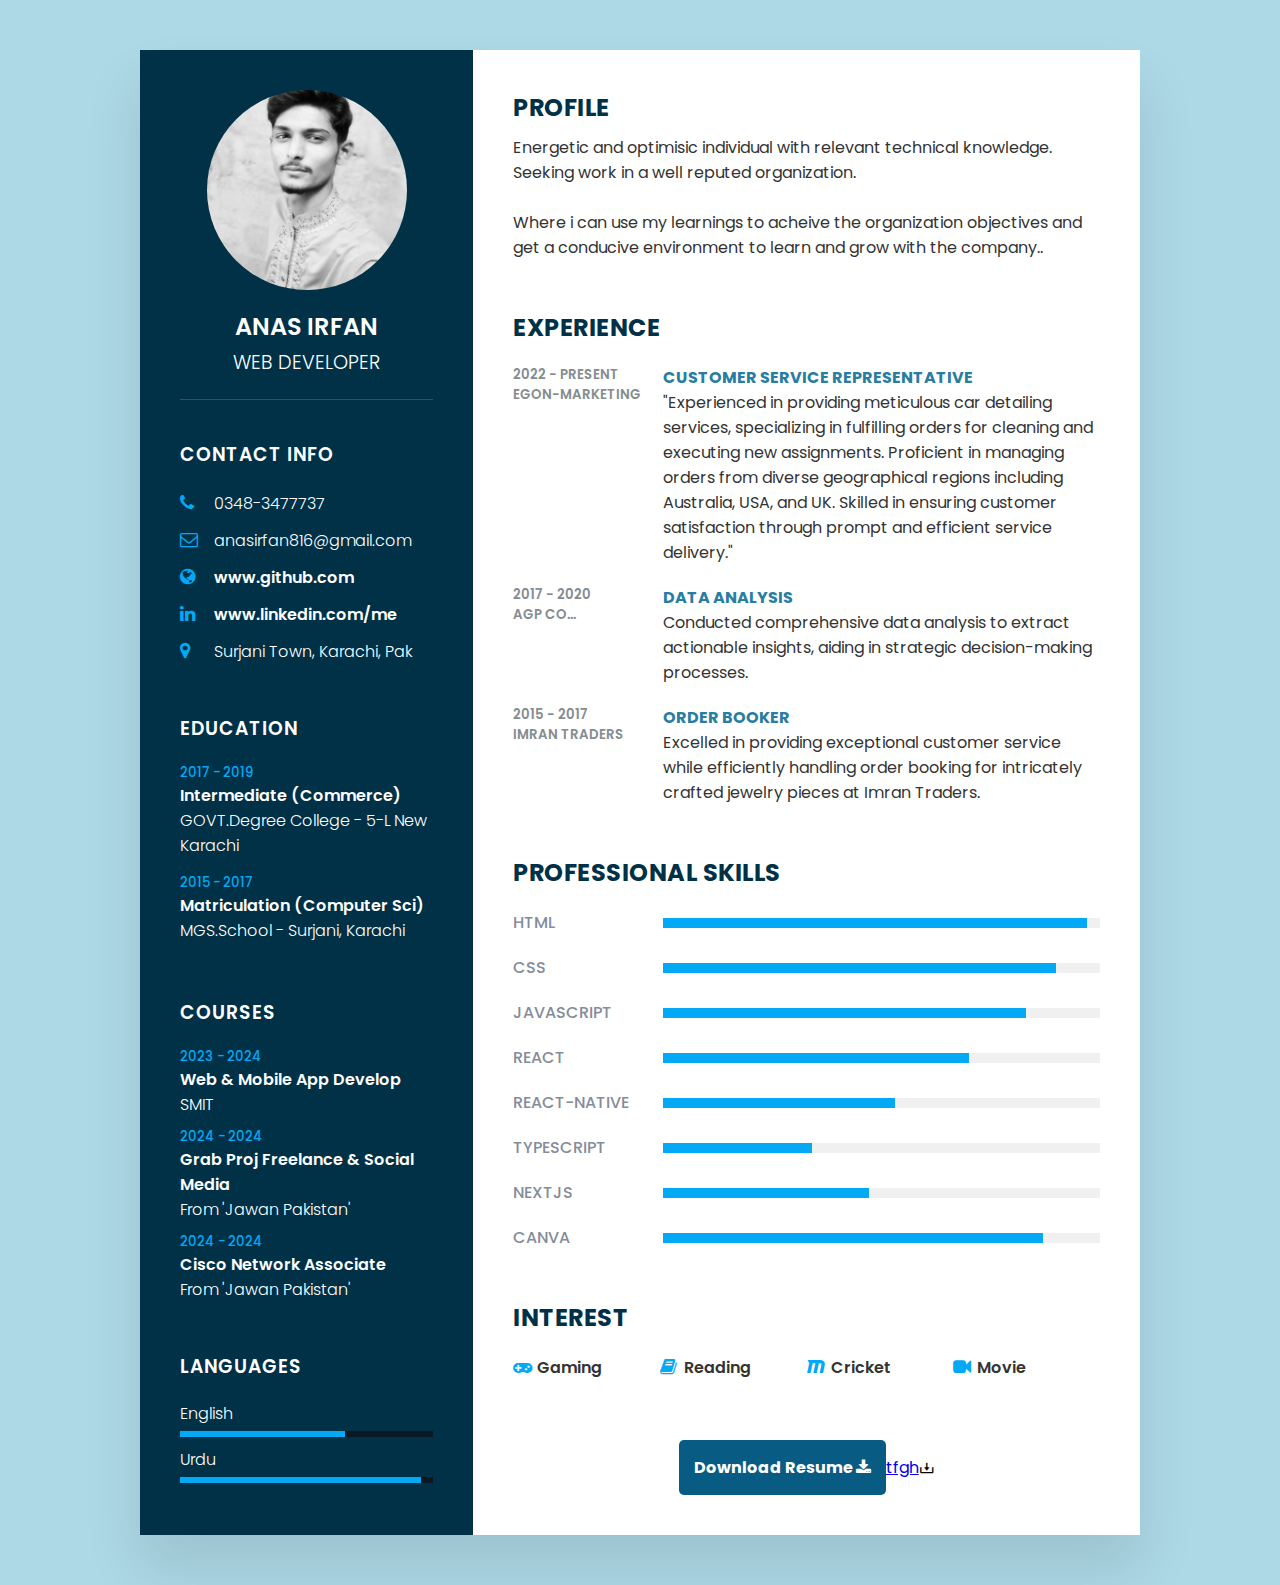
<file: myCv/myCv.html>
<!DOCTYPE html>
<html lang="en">
<head>
    <meta charset="UTF-8">
    <meta name="viewport" content="width=device-width, initial-scale=1.0">
    <title>My-Resume</title>
    <link rel="stylesheet" href="https://cdnjs.cloudflare.com/ajax/libs/font-awesome/4.7.0/css/font-awesome.css"
     integrity="sha512-5A8nwdMOWrSz20fDsjczgUidUBR8liPYU+WymTZP1lmY9G6Oc7HlZv156XqnsgNUzTyMefFTcsFH/tnJE/+xBg=="
      crossorigin="anonymous" referrerpolicy="no-referrer" />

      <!-- box icons -->
    <link href='https://unpkg.com/boxicons@2.1.4/css/boxicons.min.css' rel='stylesheet'>

    <link rel="stylesheet" href="myCv.css">
</head>
<body class="Scale-cv">
     <div class="container" id="area-cv">
        <div class="left-Side">
            <div class="profileText">
                <div class="imgBx">
                    <img src="IMG-20240415-WA0004_1.jpg" alt="">
                </div>
                <h2>Anas Irfan <br><span>Web Developer</span></h2>
            </div>

           <div class="contactInfo">
            <h3 class="title">Contact Info</h3>
            <ul>
                <li>
                    <span class="icon"><i class="fa fa-phone" aria-hidden="true"></i></span>
                    <span class="text">0348-3477737</span>
                </li>
                <li>
                    <span class="icon"><i class="fa fa-envelope-o" aria-hidden="true"></i></span>
                    <span class="text">anasirfan816@gmail.com</span>
                </li>
                <li>
                    <span class="icon"><i class="fa fa-globe" aria-hidden="true"></i></span>
                    <!-- is span tag me mywebsite mtlb portfolio link lgega -->
                    <span class="text"> <a href="https://github.com/AnasIrfan123?tab=repositories">www.github.com</a></span> 
                    <!-- https://github.com/AnasIrfan123?tab=repositories -->    <!--ye all Repo link ha -->
                    <!-- https://github.com/AnasIrfan123 -->                  <!-- y profile github link ha -->
                      <!-- ye github me direct push nh hoga .env file me hidden ho kar jayega koe bh code me akar link dekh lega  -->
                </li>
                <li>
                    <span class="icon"><i class="fa fa-linkedin" aria-hidden="true"></i></span>
                    <span class="text"><a href="linkedin.com/in/anas-irfan-a410b725b">www.linkedin.com/me</a></span>
                    <!-- linkedin.com/in/anas-irfan-a410b725b -->
                    <!-- ye github me direct push nh hoga .env file me hidden ho kar jayega koe bh code me akar link dekh lega  -->
                </li>
                <li>
                    <span class="icon"><i class="fa fa-map-marker" aria-hidden="true"></i></span>
                    <span class="text">Surjani Town, Karachi, Pak</span>
                </li>
            </ul>
           </div>

           <div class="contactInfo education">
            <h3 class="title">Education</h3>
            <ul>
                <li>
                    <h5>2017 - 2019</h5>
                    <h4>Intermediate (Commerce)</h4>
                    <h4>GOVT.Degree College - 5-L New Karachi</h4>
                </li>
                <li>
                    <h5>2015 - 2017</h5>
                    <h4>Matriculation (Computer Sci)</h4>
                    <h4>MGS.School - Surjani, Karachi</h4>
                </li>
            </ul>
           </div>

           <div class="contactInfo courses">
            <h3 class="title">Courses</h3>
            <ul>
                <li>
                    <h5>2023 - 2024</h5>
                    <h4>Web & Mobile App Develop</h4>
                    <h4>SMIT</h4>
                </li>
                <li>
                    <h5>2024 - 2024</h5>
                    <h4>Grab Proj Freelance & Social Media</h4>
                    <h4>From 'Jawan Pakistan'</h4>
                </li>
                <li>
                    <h5>2024 - 2024</h5>
                    <h4>Cisco Network Associate</h4>
                    <h4>From 'Jawan Pakistan'</h4>
                </li>
            </ul>
           </div>

           <div class="contactInfo language">
            <h3 class="title">Languages</h3>
            <ul>
                <li>
                    <span class="text">English</span>
                    <span class="percent">
                        <div style="width: 65%;"></div>
                    </span>
                </li>
                <li>
                    <span class="text">Urdu</span>
                    <span class="percent">
                        <div style="width: 95%;"></div>
                    </span>
                </li>
            </ul>
           </div>

        </div>

        <!-- ---------------------------------- RIGHT SIDE ---------------------------------------- -->

        <div class="right-Side">

            <div class="about">
                <h2 class="title2">Profile</h2>
                <p>
                    Energetic and optimisic individual with relevant technical knowledge. Seeking work in a well reputed organization. <br><br>

                    Where i can use my learnings to acheive the organization objectives and get a conducive environment to learn and 
                    grow with the company..
                </p>
            </div>
            <div class="about">
                <h2 class="title2">Experience</h2>
                <div class="box">
                    <div class="year_company">
                        <h5>2022 - present</h5>
                        <h5>EGON-Marketing</h5>
                    </div>
                    <div class="text">
                        <h4>customer service representative</h4>
                        <p>"Experienced in providing meticulous car detailing services, specializing in fulfilling orders for cleaning and
                            executing new assignments. Proficient in managing orders from diverse geographical regions including Australia,
                            USA, and UK. Skilled in ensuring customer satisfaction through prompt and efficient service delivery."</p>
                    </div>
                </div>
                <div class="box">
                    <div class="year_company">
                        <h5>2017 - 2020</h5>
                        <h5>agp co...</h5>
                    </div>
                    <div class="text">
                        <h4>data analysis</h4>
                        <p>Conducted comprehensive data analysis to extract actionable insights, aiding in strategic decision-making processes.</p>
                    </div>
                </div>
                <div class="box">
                    <div class="year_company">
                        <h5>2015 - 2017</h5>
                        <h5>imran traders</h5>
                    </div>
                    <div class="text">
                        <h4>Order booker</h4>
                        <p>Excelled in providing exceptional customer service while efficiently handling order booking for intricately crafted jewelry pieces at Imran Traders.</p>
                    </div>
                </div>
            </div>

            <div class="about skills">
                <h2 class="title2">Professional Skills</h2>
                <div class="box">
                    <h4>Html</h4>
                    <div class="percent">
                        <div style="width: 97%;"></div>
                    </div>
                </div>
                <div class="box">
                    <h4>Css</h4>
                    <div class="percent">
                        <div style="width: 90%;"></div>
                    </div>
                </div>
                <div class="box">
                    <h4>Javascript</h4>
                    <div class="percent">
                        <div style="width: 83%;"></div>
                    </div>
                </div>
                <div class="box">
                    <h4>React</h4>
                    <div class="percent">
                        <div style="width: 70%;"></div>
                    </div>
                </div>
                <div class="box">
                    <h4>React-Native</h4>
                    <div class="percent">
                        <div style="width: 53%;"></div>
                    </div>
                </div>
                <div class="box">
                    <h4>TypeScript</h4>
                    <div class="percent">
                        <div style="width: 34%;"></div>
                    </div>
                </div>
                <div class="box">
                    <h4>NextJS</h4>
                    <div class="percent">
                        <div style="width: 47%;"></div>
                    </div>
                </div>
                <div class="box">
                    <h4>Canva</h4>
                    <div class="percent">
                        <div style="width: 87%;"></div>
                    </div>
                </div>
            </div>

            <div class="about interest">
                <h2 class="title2">Interest</h2>
                <ul>
                    <li><i class="fa fa-gamepad" aria-hidden="true"></i> Gaming</li>
                    <li><i class="fa fa-book" aria-hidden="true"></i> Reading</li>
                    <li><i class="fa fa-maxcdn" aria-hidden="true"></i> Cricket</li>
                    <li><i class="fa fa-video-camera" aria-hidden="true"></i> Movie</li>
                </ul>
            </div>

            <div class="download-cv">
                <button>Download Resume <i class="fa fa-download" aria-hidden="true"></i></button>
                <!-- <a class="btn content-download button-main button-scheme" href="resume/BenZhaoResumeSWE.pdf" download="BenZhaoResumeSWE.pdf" role="button">Download CV</a> -->
                <!-- <div class="d-block d-sm-flex align-items-center"><a class="btn content-download button-main button-scheme" href="resume/BenZhaoResumeSWE.pdf" download="" role="button">Download CV</a> -->
                <a download="" href="../pdf/Resume.Cv.pdf" class="home_button-movil">tfgh</a>

                <i class='bx bx-download generate-pdf' title="Generate PDF" id="resume-button"></i>
            </div>
            <!-- <p>Download <a href="/path/to/mycv.txt" download>my cv</a> please.</p> -->

        </div>
     </div>

     <!-- HTML2PDF -->

     <script src="./html2pdf.bundle.min.js"></script>

     <script src="./myCv.js"></script>
</body>
</html>




<!-- <!DOCTYPE html>
<html lang="en">
<head>
<meta charset="UTF-8">
<meta name="viewport" content="width=device-width, initial-scale=1.0">
<title>Download CV</title>
<script>
function downloadCV() {
    var isMobile = /iPhone|iPad|iPod|Android/i.test(navigator.userAgent);
    var cvLink = document.getElementById("cv-link");
    
    if (isMobile) {
        // If accessing from a mobile device, change the download attribute to empty string
        cvLink.setAttribute("download", "");
    } else {
        // If accessing from a laptop/desktop, set the correct download path
        cvLink.setAttribute("href", "/path/to/mycv.txt");
        cvLink.setAttribute("download", "mycv.txt");
    }
}
</script>
</head>
<body>

<p>Click the button below to download your CV:</p>
<a id="cv-link" href="/path/to/mycv.txt" onclick="downloadCV()">Download CV</a>

</body>
</html> -->
</file>
<file: myCv/myCv.css>
@import url('https://fonts.googleapis.com/css2?family=Poppins:wght@300:400:500:600:700:800:900&display=swap');

*{
    margin: 0;
    padding: 0;
    box-sizing: border-box;
    font-family: 'Poppins', sans-serif;
}
body {
    background: lightblue;
    display: flex;
    justify-content: center;
    align-items: center;
    min-height: 100vh;
}
.container {
    position: relative;
    width: 100%;
    max-width: 1000px;
    min-height: 1000px;
    background: #fff;
    margin: 50px;
    display: grid;
    grid-template-columns: 1fr 2fr;
    box-shadow: 0 35px 55px rgba(0, 0, 0, 0.1);
}
.container .left-Side {
    position: relative;
    background: #003147;
    padding: 40px;
}
.profileText{
    position: relative;
    display: flex;
    flex-direction: column;
    align-items: center;
    padding-bottom: 20px;
    border-bottom: 1px solid rgba(225, 225, 225, 0.2);
}
.profileText .imgBx {
    position: relative;
    width: 200px;
    height: 200px;
    border-radius: 50%;
    overflow: hidden;
}
.profileText .imgBx img{
    position: absolute;
    top: 0;
    left: 0;
    width: 100%;
    height: 100%;
    object-fit: cover;
}
.profileText h2{
    color: #fff;
    font-size: 1.5em;
    margin-top: 20px;
    text-transform: uppercase;
    text-align: center;
    font-weight: 600;
    line-height: 1.4em;
}
.profileText h2 span {
    font-size: 0.8em;
    font-weight: 300;
}
.contactInfo{
    padding-top: 40px;
}
.title{
    color: #fff;
    text-transform: uppercase;
    font-weight: 600;
    letter-spacing: 1px;
    margin-bottom: 20px;
}
.contactInfo ul{
    position: relative;
}
.contactInfo ul li{
    position: relative;
    list-style: none;
    margin: 10px 0;
    cursor: pointer;
}
.contactInfo ul li .icon{
    display: inline-block;
    width: 30px;
    font-size: 18px;
    color: #03a9f4;
}
.contactInfo ul li span {
    color: #fff;
    font-weight: 300;
}
.contactInfo ul li a{
    text-decoration: none;
    color: #fff;
    font-weight: 600;
}
.contactInfo ul li a:hover{
    text-decoration: underline;
}
.contactInfo.education li{
    margin-bottom: 15px;   
}
.contactInfo.education h5{
    color: #03a9f4;
    font-weight: 500;
}
.contactInfo.education h4:nth-child(2){
    color: #fff;
    font-weight: 600;
}
.contactInfo.education h4{
    color: #fff;
    font-weight: 300;
}
.contactInfo.courses h5{
    color: #03a9f4;
    font-weight: 500;
}
.contactInfo.courses h4:nth-child(2){
    color: #fff;
    font-weight: 600;
}
.contactInfo.courses h4{
    color: #fff;
    font-weight: 300;    
}
.contactInfo.language .percent{
    position: relative;
    width: 100%;
    height: 6px;
    background: #081921;
    display: block;
    margin-top: 5px;
}
.contactInfo.language .percent div{
    position: absolute;
    top: 0;
    left: 0;
    height: 100%;
    background: #03a9f4;
}


/* ---------------------------------- RIGHT SIDE STYLING CODE -------------------------------------------- */



.container .right-Side {
    position: relative;
    background: #fff;
    padding: 40px;
}
.about {
    margin-bottom: 50px;
}
.about:last-child{
    margin-bottom: 0;
}
.title2{
    color: #003147;
    text-transform: uppercase;
    letter-spacing: 0.5px;
    margin-bottom: 10px;
}
p{
    color: #333;
}
.about .box{
    display: flex;
    flex-direction: row;
    margin: 20px 0;
}
.about .box .year_company{
    min-width: 150px;
}
.about .box .year_company h5 {
    text-transform: uppercase;
    color: #848c90;
    font-weight: 600;
}
.about .box .text h4{
    text-transform: uppercase;
    color: #2a7da2;
    font-size: 16px;
}
.skills .box{
    position: relative;
    width: 100%;
    display: grid;
    grid-template-columns: 150px 1fr;
    justify-content: center;
    align-items: center;
}
.skills .box h4{
    text-transform: uppercase;
    color: #848c99;
    font-weight: 500;
}
.skills .box .percent{
    position: relative;
    width: 100%;
    height: 10px;
    background: #f0f0f0;
}
.skills .box .percent div{
    position: absolute;
    top: 0;
    left: 0;
    height: 100%;
    background: #03a9f4;
}
.interest ul{
    display: grid;
    grid-template-columns: repeat(4,1fr);
}
.interest ul li{
    list-style-type: none;
    color: #333;
    font-weight: 600;
    margin: 10px 0;
}
.interest ul li .fa{
    color: #03a9f4;
    font-size: 18px;
    width: 20px;
}
.download-cv {
    display: flex;
    justify-content: center;
    align-items: center;
}
button {
    background: #085c83;
    color: #fff;
    font-size: 16px;
    font-weight: bold;  
    padding: 15px;
    cursor: pointer;
    border-radius: 5px;
    outline: none;
    border: 0;
    transition: transform 0.5s ease;
}
button:hover {
    background-color: #848c90;
    transform: scale(1.05); /* Scale the button by 5% on hover */
}


/* ======================================= BREAKPOINTS ======================================= */


@media (max-width: 1000px) {
    .container {
        margin: 10px;
        grid-template-columns: repeat(1,1fr);
    }
    .interest ul {
        grid-template-columns: repeat(2,1fr);
    }
}

@media (max-width: 600px) {
    .about .box {
        flex-direction: column;
    }
    .about .box .year_company {
        margin-bottom: 5px;
    }
    .interest ul {
        grid-template-columns: repeat(1,1fr);
    }
    .skills .box {
        grid-template-columns: repeat(1,1fr);
    }
}
</file>
